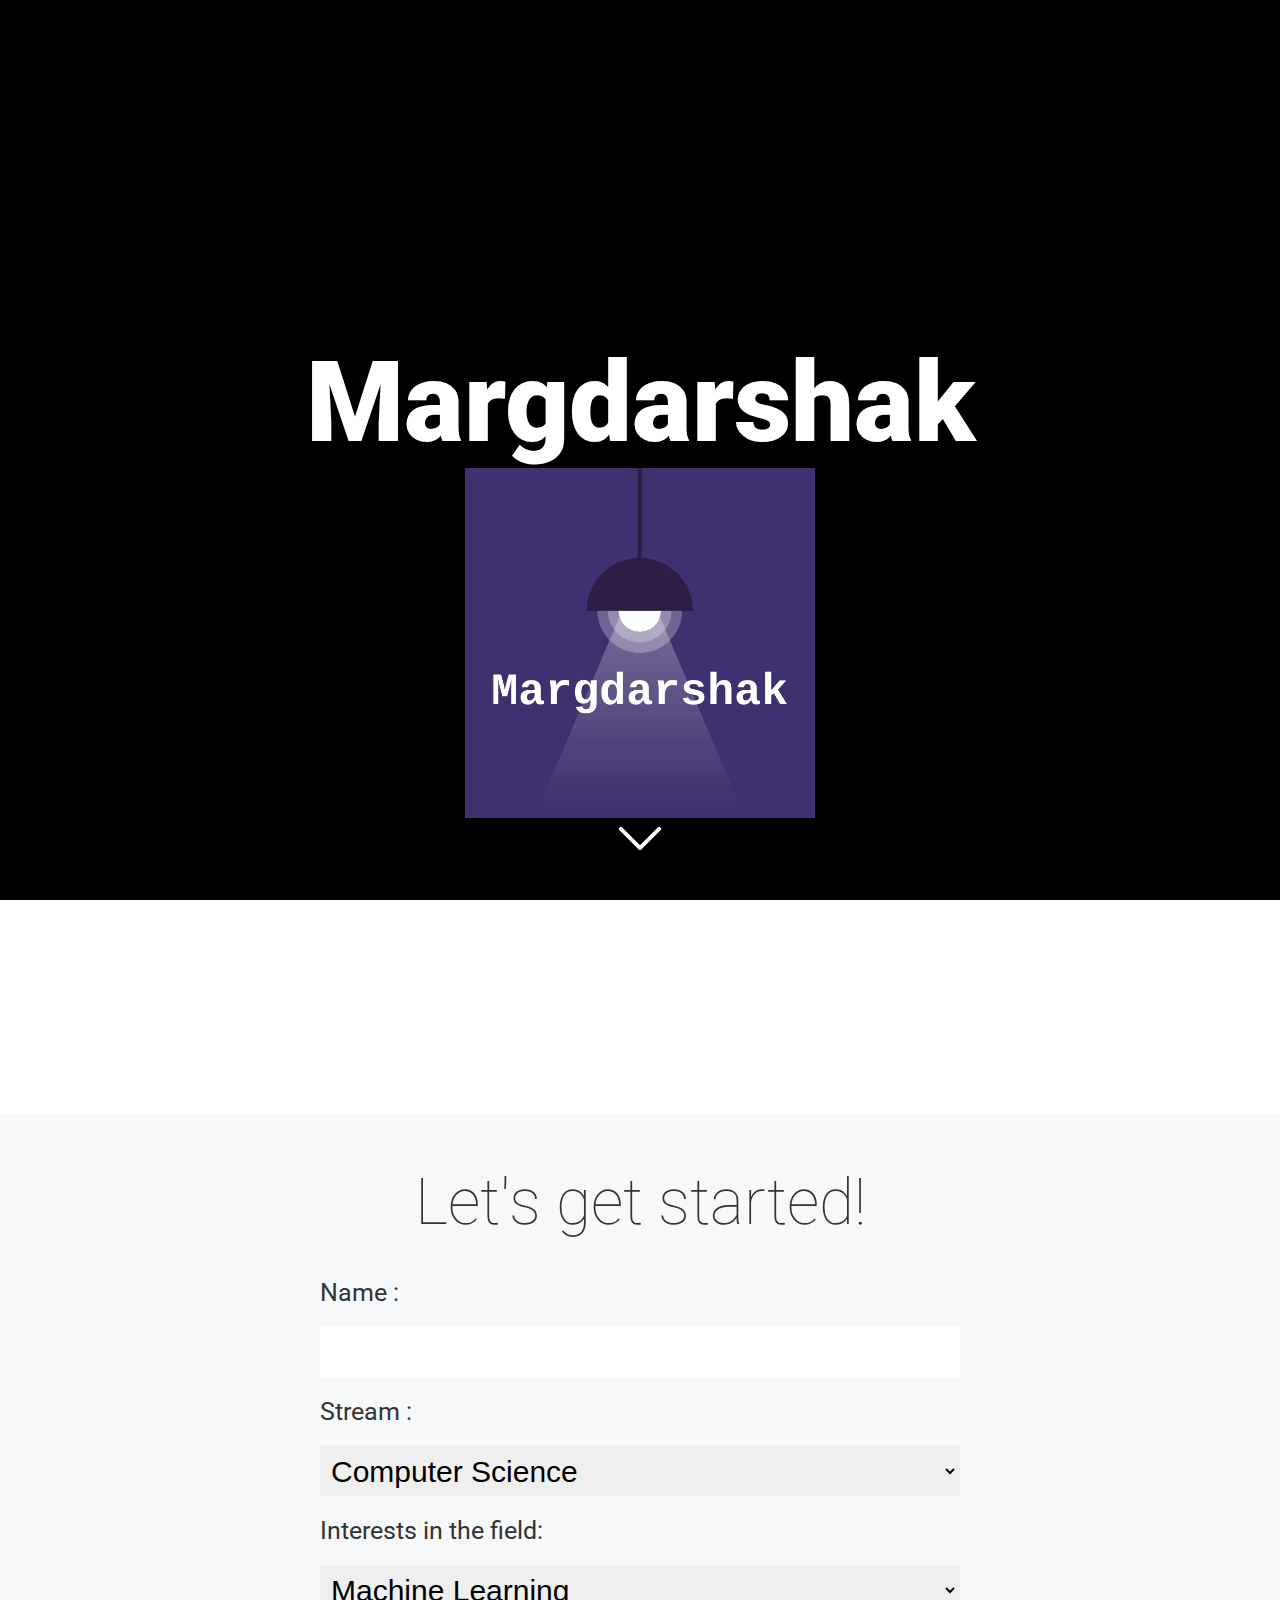
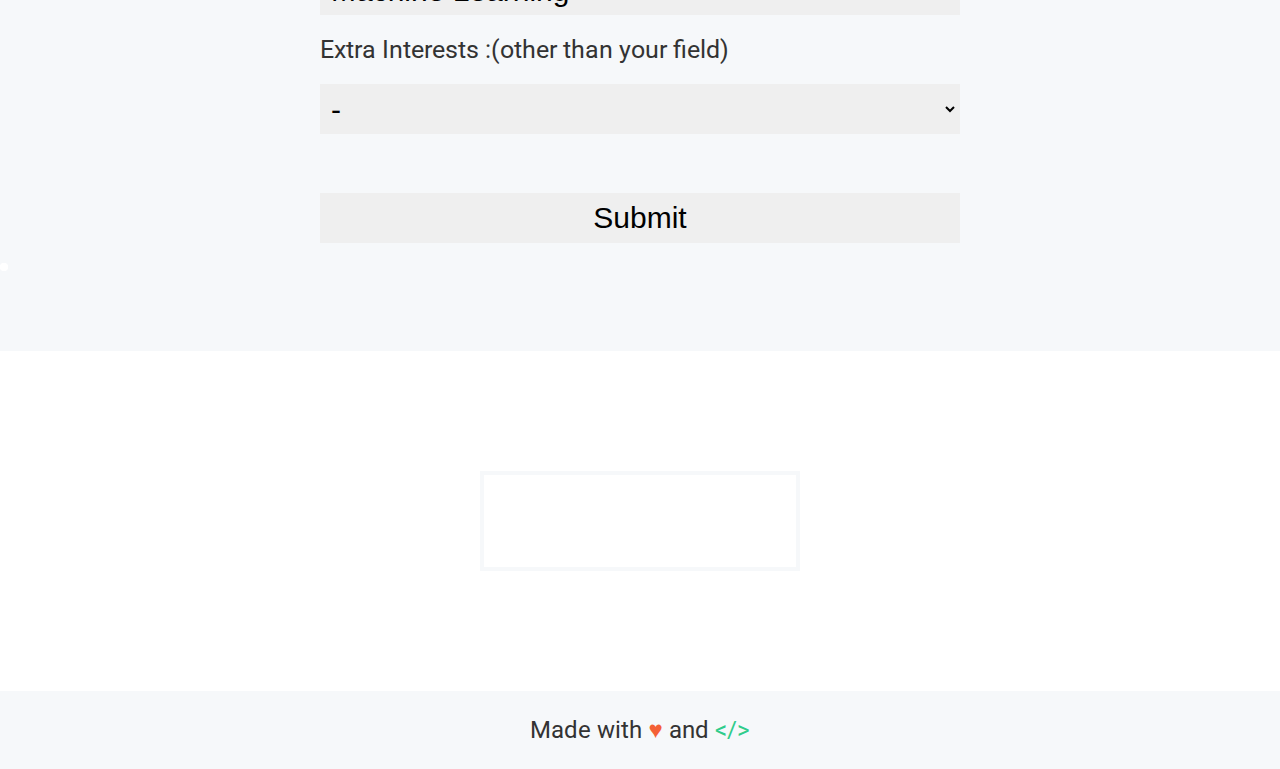
<file: index.html>
<!DOCTYPE html>
<html lang="en" >

<head>
  <meta charset="UTF-8">
  <title>Margdarshak</title>
  <link href="https://fonts.googleapis.com/css?family=Roboto:100,400,700" rel="stylesheet">
  
  <link rel='stylesheet' href='https://cdnjs.cloudflare.com/ajax/libs/animate.css/3.5.2/animate.min.css'>

  <link rel="stylesheet" href="style/style.css">
  
</head>

<body>

  <!-- First section -->
<header>
  <h1 class="animated bounceInDown" style="font-weight: 1000;">Margdarshak</h1>
<!--   <h2 class="animated bounceInDown">Level Up Your Websites with Animate.css</h2> -->
<img style="height: 350px;width: 350px;" src="images/logo.png">
  <span class="animated bounce"></span>
</header>

<!-- Scroll animations section -->
<!-- <h2 class="new-section">Explore</h2> -->
<div class="scroll-animations">
  <div class="animated">
    <span>🛠️</span>
    <h3>Skills</h3>
    
  </div>
  <div class="animated">
    <span>💼</span>
    <h3>Experience</h3>
  
  </div>
  <div class="animated">
    <span>💻</span>
    <h3>Projects</h3>
    
  </div>
  <div class="animated">
    <span>📚</span>
    <h3>Academia</h3>
    
  </div>
</div>

<!-- Click animations section -->
<div class="click-animations">
  <h2 class="new-section">Let's get started!</h2> <br><br>
  <form action = "./index.php" method = "POST">
    <!-- <label for="name">Name : </label> -->
    <label for="name" style=" font-size: 25px;margin-left: 25%;">Name : </label>
    <input type="text"  id="name" name="name" required />
    <!-- <input type="text" placeholder="Field" id="field" /> -->
    <!-- <label for="stream">Stream/Field : </label> -->  
    <!-- <input type="text" placeholder="Stream" id="stream" name="stream" /> -->
    <label for="stream" style=" font-size: 25px;margin-left: 25%;">Stream : </label>
    <select id="stream" name="stream">
      <option selected>Computer Science</option>
      <option>Electronics and Communication</option>
      <option>Electrical and Electronics </option>
      <option>Mechanical</option>
      <option>Instrumentation</option>
    </select>
    

    <label for="extra" style=" font-size: 25px ;margin-left: 25%;">Interests in the field: </label>
    <select id="cs-options" placeholder="Extra" id="extra" name="extra">
      <option>Artificial Intelligence</option>
      <option selected>Machine Learning</option>
      <option>Big Data</option>
      <option>Data Science</option>
      <option>Digital Systems</option>
      <option>Operating Systems</option>
      <option>Computer Networks</option>
      <option>Computer Vision</option>
      <option>Data Structures and Algorithms</option>
      <option>Compiler Design</option>
      <option>Theoretical CS</option>
      <option>Computer Architecture</option>
      <option>Database Systems</option>
      <option>Deep Learning</option>
      
      <option></option>
    </select>

    <label for="extra" style=" font-size: 25px ;margin-left: 25%;">Extra Interests :(other than your field) </label>
    <select id="cs-options" placeholder="Extra" id="extra_other" name="extra_other">
      <option selected>-</option>
      <option >Business</option>
      <option>Robotics</option>
      <option>Journalism</option>
      <option>Finance</option>
    </select>
    

    <!-- <select id="ee-options">
      <option></option>
    </select> -->
    <br>
    <!-- <input type="text" placeholder="College" id="college" /> -->
<!--     <textarea rows="7" placeholder="Message" id="message"></textarea> -->
  <input type = "submit" value = "Submit" />
  </form>
  <div class="lds-ripple"><div></div><div></div></div>
</div>

<!-- Funky animations section -->
<div class="funky-animations">
  <!-- <h2 class="new-section">Little Planning can completely change your lives</h2> -->
<!--   <h3>Don't try this at home kids</h3> -->
  <div>
    <!-- <h4>Click Me</h4> -->
  </div>
</div>

<!-- Footer -->
<footer>
  Made with <span class="animated pulse">&#9829;</span> and <span class="animated swing">&#60;&#47;&#62;</span>
<!--   <br /> Check out the tutorial on <a href="https://scotch.io/tutorials/level-up-your-websites-with-animatecss" target="_blank">Scotch.io</a> -->
</footer>
  <script src='https://cdnjs.cloudflare.com/ajax/libs/jquery/3.1.1/jquery.min.js'></script>

  

    <script  src="script/index.js"></script>




</body>

</html>
</file>
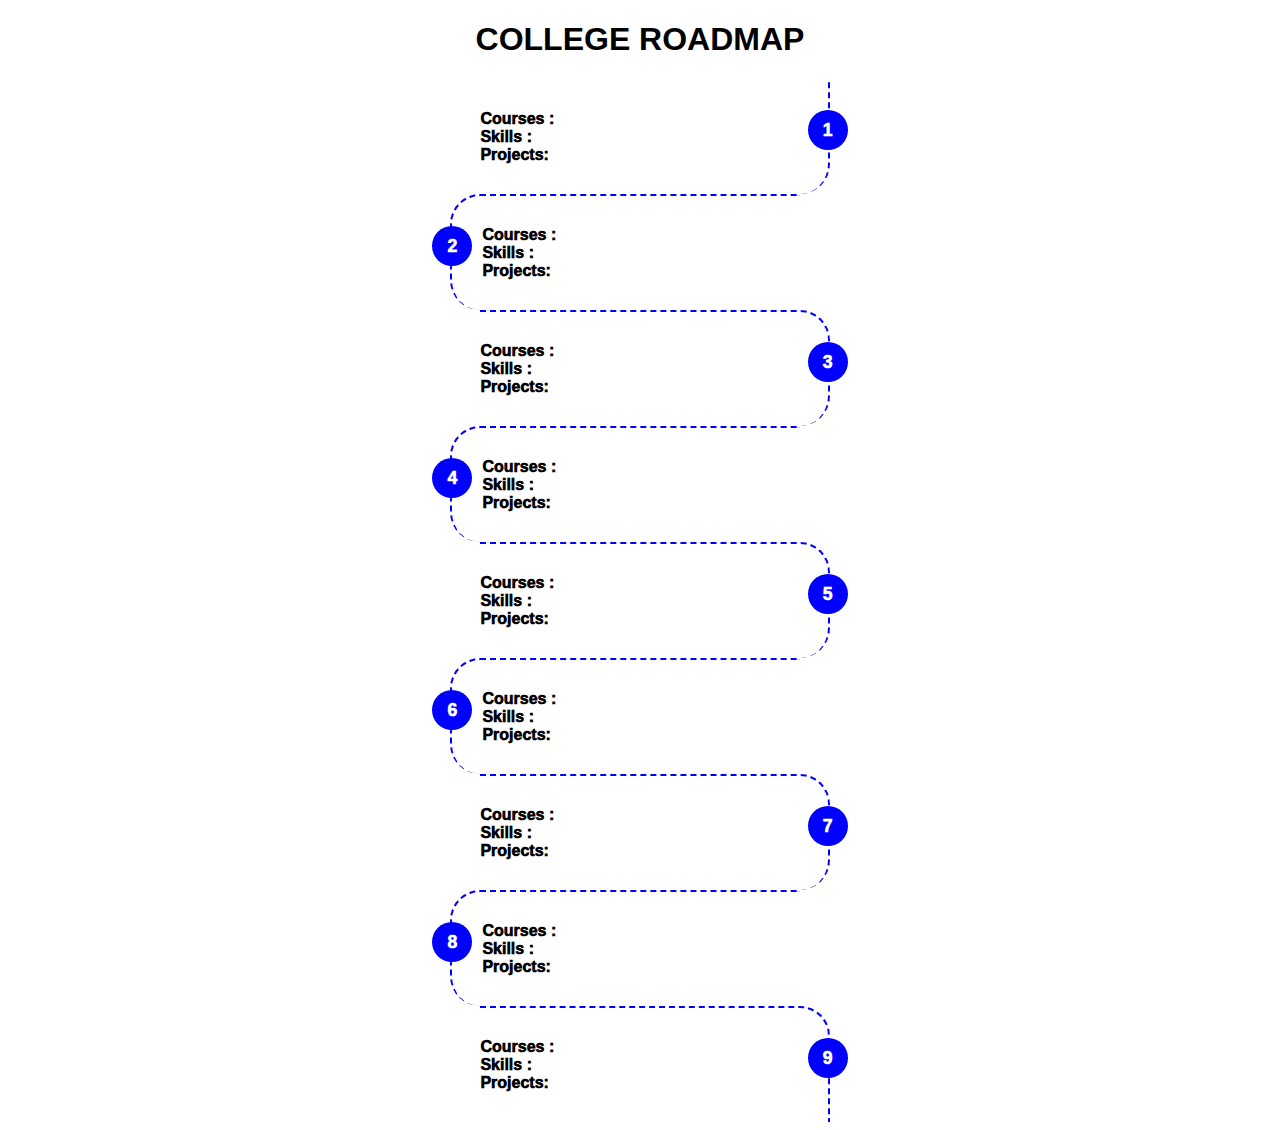
<file: roadmap.html>
<!DOCTYPE html>
<html>
<head>
	<title></title>
</head>
<style type="text/css">
	body { font-family: Helvetica; }

div {
  width: 300px;
  margin: auto;
}

p {
  border-top: 2px dashed;
  border-color: blue !important;
  margin:0; padding: 30px;
  counter-increment: section;
  position: relative;
}



p:nth-child(even):before {
  content: counter(section);
  right: 100%; 
  margin-right: -20px;
  position: absolute;
  border-radius: 50%;
  padding: 10px;
  height: 20px;
  width: 20px;
  background-color: blue;
  text-align:center;
  color: white;
  font-size: 110%;
}

p:nth-child(odd):before {
  content: counter(section);
  left: 100%; 
  margin-left: -20px;
  position: absolute;
  border-radius: 50%;
  padding: 10px;
  height: 20px;
  width: 20px;
  background-color: blue;
  text-align:center;
  color: white;
  font-size: 110%;
}



p:nth-child(even) {
  border-left: 2px dashed;
  border-top-left-radius: 30px;
  border-bottom-left-radius: 30px;
  margin-right: 30px; 
  padding-right: 0;
}

p:nth-child(odd) {
  border-right: 2px dashed;
  border-top-right-radius: 30px;
  border-bottom-right-radius: 30px;
  margin-left: 30px; 
  padding-left: 0;
}

p:first-child {
  border-top: 0;
  border-top-right-radius:0;
  border-top-left-radius:0;
}

p:last-child {
  border-bottom-right-radius:0;
  border-bottom-left-radi
</style>
<body>
<center><h1>COLLEGE ROADMAP</h1></center>
<div style="font-weight: 1000;width: 30%;">
  <p>Courses : <br> Skills : <br> Projects: </p>
  <p>Courses : <br> Skills : <br> Projects: </p>
  <p>Courses : <br> Skills : <br> Projects: </p>
  <p>Courses : <br> Skills : <br> Projects: </p>
  <p>Courses : <br> Skills : <br> Projects: </p>
  <p>Courses : <br> Skills : <br> Projects: </p>
  <p>Courses : <br> Skills : <br> Projects: </p>
  <p>Courses : <br> Skills : <br> Projects: </p>
  <p>Courses : <br> Skills : <br> Projects: </p>
     
</div>
</body>
</html>
</file>
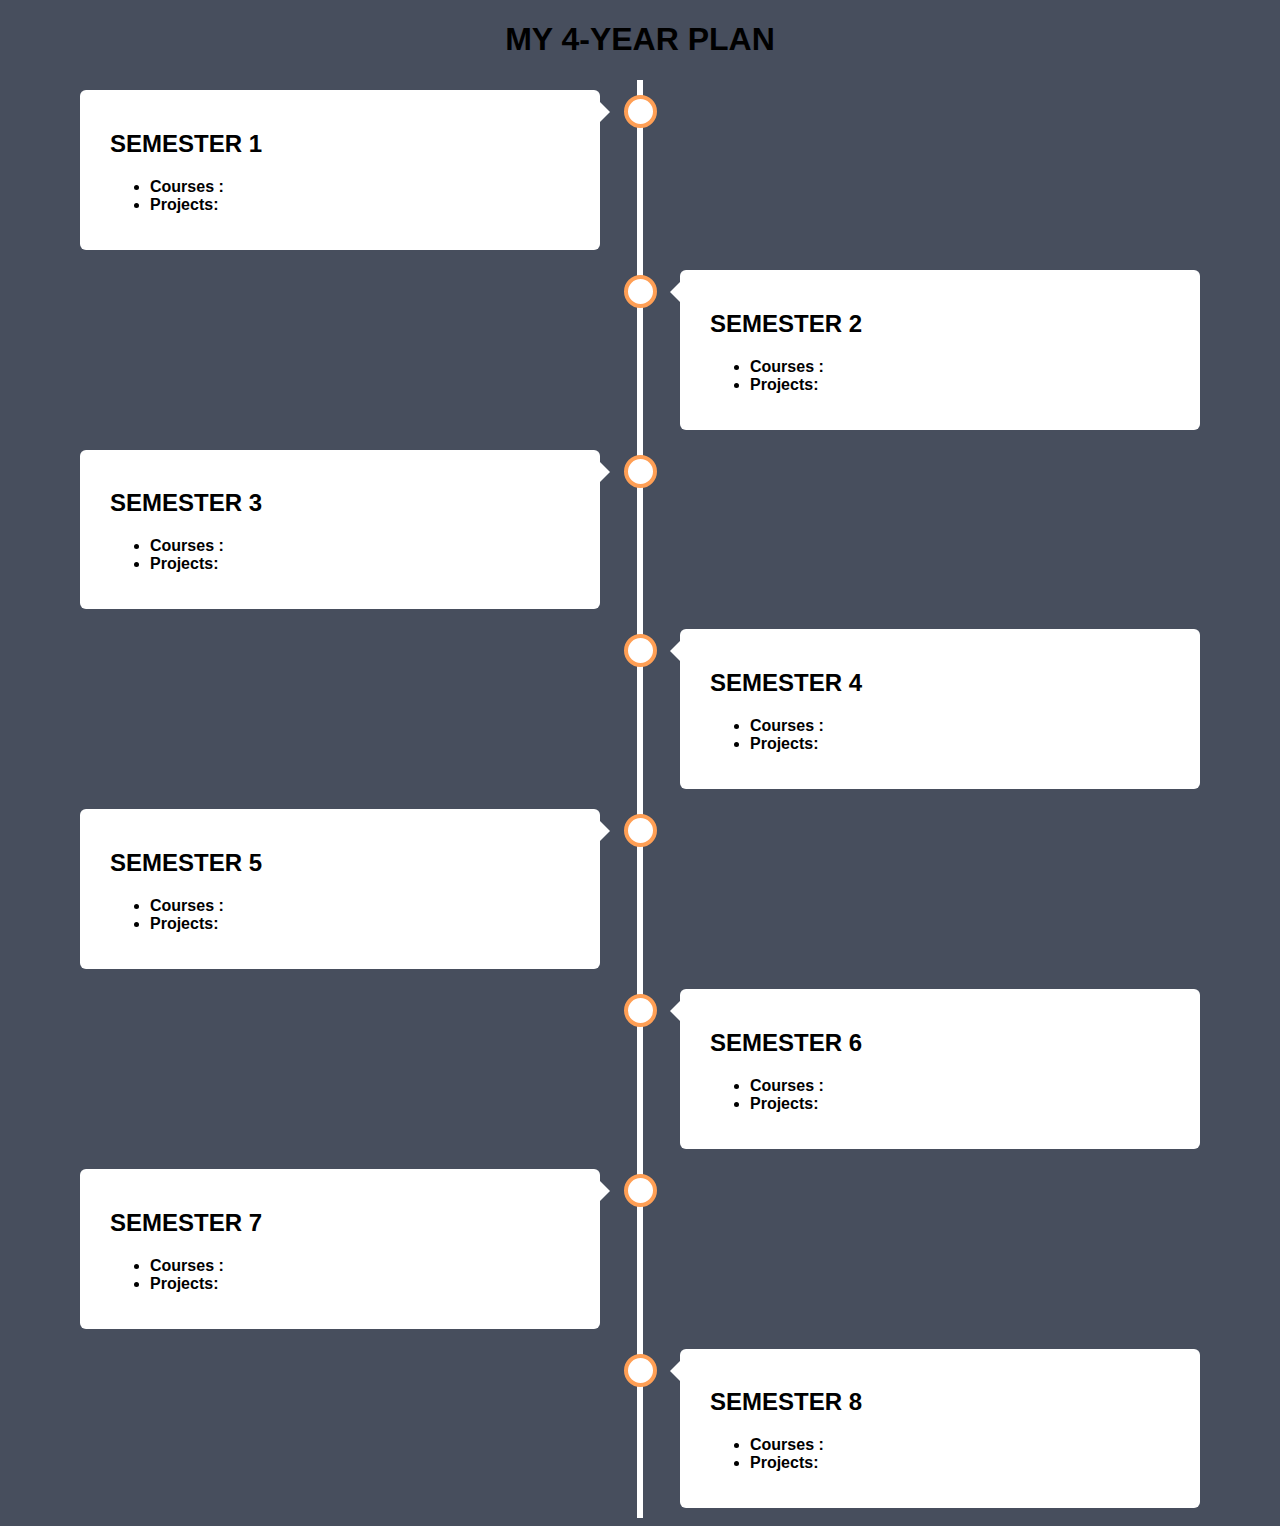
<file: timeline.html>
<!DOCTYPE html>
<html>
<head>
<meta name="viewport" content="width=device-width, initial-scale=1.0">
<style>
* {
    box-sizing: border-box;
}

body {
    background-color: #474e5d;
    font-family: Helvetica, sans-serif;
}

/* The actual timeline (the vertical ruler) */
.timeline {
    position: relative;
    max-width: 1200px;
    margin: 0 auto;
}

/* The actual timeline (the vertical ruler) */
.timeline::after {
    content: '';
    position: absolute;
    width: 6px;
    background-color: white;
    top: 0;
    bottom: 0;
    left: 50%;
    margin-left: -3px;
}

/* Container around content */
.container {
    padding: 10px 40px;
    position: relative;
    background-color: inherit;
    width: 50%;
}

/* The circles on the timeline */
.container::after {
    content: '';
    position: absolute;
    width: 25px;
    height: 25px;
    right: -17px;
    background-color: white;
    border: 4px solid #FF9F55;
    top: 15px;
    border-radius: 50%;
    z-index: 1;
}

/* Place the container to the left */
.left {
    left: 0;
}

/* Place the container to the right */
.right {
    left: 50%;
}

/* Add arrows to the left container (pointing right) */
.left::before {
    content: " ";
    height: 0;
    position: absolute;
    top: 22px;
    width: 0;
    z-index: 1;
    right: 30px;
    border: medium solid white;
    border-width: 10px 0 10px 10px;
    border-color: transparent transparent transparent white;
}

/* Add arrows to the right container (pointing left) */
.right::before {
    content: " ";
    height: 0;
    position: absolute;
    top: 22px;
    width: 0;
    z-index: 1;
    left: 30px;
    border: medium solid white;
    border-width: 10px 10px 10px 0;
    border-color: transparent white transparent transparent;
}

/* Fix the circle for containers on the right side */
.right::after {
    left: -16px;
}

/* The actual content */
.content {
    padding: 20px 30px;
    background-color: white;
    position: relative;
    border-radius: 6px;
}

/* Media queries - Responsive timeline on screens less than 600px wide */
@media screen and (max-width: 600px) {
  /* Place the timelime to the left */
  .timeline::after {
    left: 31px;
  }
  
  /* Full-width containers */
  .container {
    width: 100%;
    padding-left: 70px;
    padding-right: 25px;
  }
  
  /* Make sure that all arrows are pointing leftwards */
  .container::before {
    left: 60px;
    border: medium solid white;
    border-width: 10px 10px 10px 0;
    border-color: transparent white transparent transparent;
  }

  /* Make sure all circles are at the same spot */
  .left::after, .right::after {
    left: 15px;
  }
  
  /* Make all right containers behave like the left ones */
  .right {
    left: 0%;
  }
}
</style>
</head>
<body>
<center><h1>MY 4-YEAR PLAN</h1></center>
<div class="timeline">
  <div class="container left">
    <div class="content">
      <h2>SEMESTER 1</h2>
      <ul>
        <li><b>Courses : </b></li>
        <li><b>Projects: </b></li>
      </ul>
    </div>
  </div>
  <div class="container right">
    <div class="content">
      <h2>SEMESTER 2</h2>
      <ul>
        <li><b>Courses : </b></li>
        <li><b>Projects: </b></li>
      </ul>
    </div>
  </div>
  <div class="container left">
    <div class="content">
      <h2>SEMESTER 3</h2>
      <ul>
        <li><b>Courses : </b></li>
        <li><b>Projects: </b></li>
      </ul>
    </div>
  </div>
  <div class="container right">
    <div class="content">
      <h2>SEMESTER 4</h2>
      <ul>
        <li><b>Courses : </b></li>
        <li><b>Projects: </b></li>
      </ul>
    </div>
  </div>
  <div class="container left">
    <div class="content">
      <h2>SEMESTER 5</h2>
      <ul>
        <li><b>Courses : </b></li>
        <li><b>Projects: </b></li>
      </ul>
    </div>
  </div>
  <div class="container right">
    <div class="content">
      <h2>SEMESTER 6</h2>
      <ul>
        <li><b>Courses : </b></li>
        <li><b>Projects: </b></li>
      </ul>
    </div>
  </div>
  <div class="container left">
    <div class="content">
      <h2>SEMESTER 7</h2>
      <ul>
        <li><b>Courses : </b></li>
        <li><b>Projects: </b></li>
      </ul>
    </div>
  </div>
  <div class="container right">
    <div class="content">
      <h2>SEMESTER 8</h2>
      <ul>
        <li><b>Courses : </b></li>
        <li><b>Projects: </b></li>
      </ul>
    </div>
  </div>
</div>

</body>
</html>
</file>
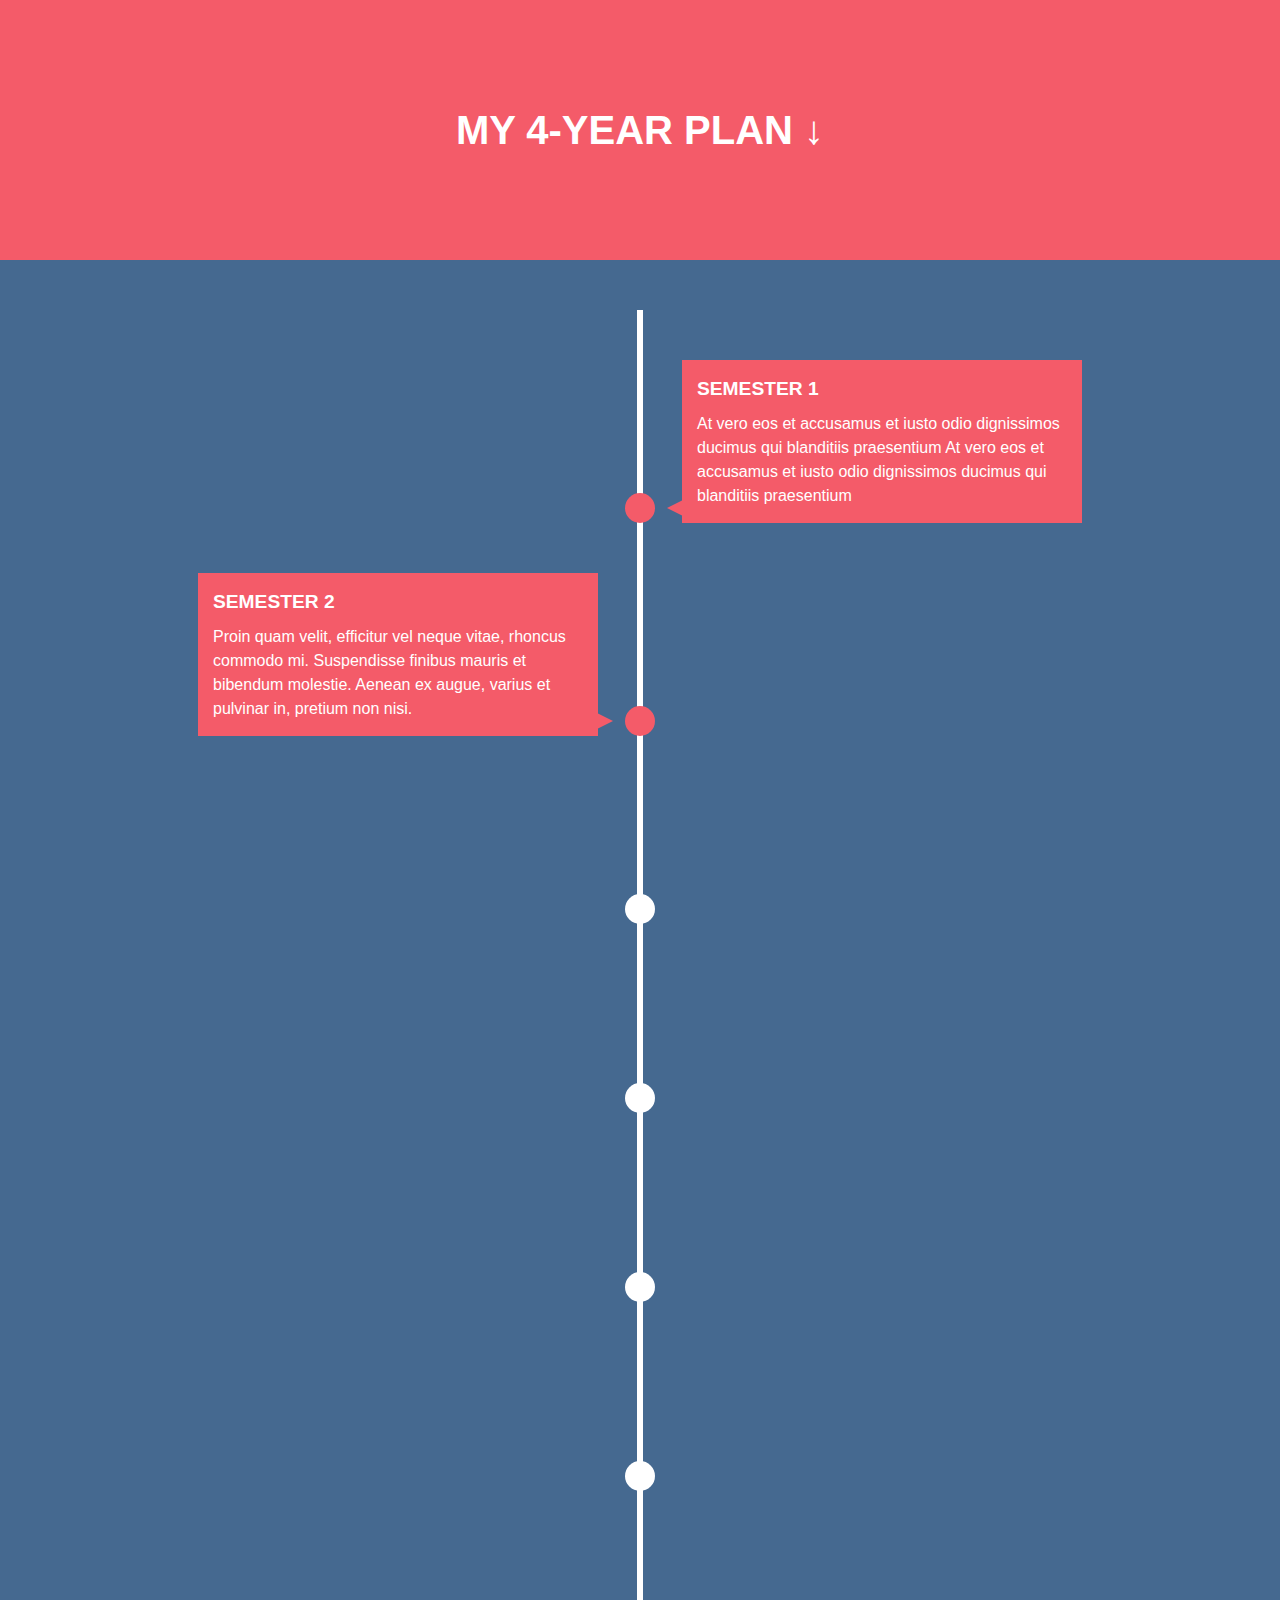
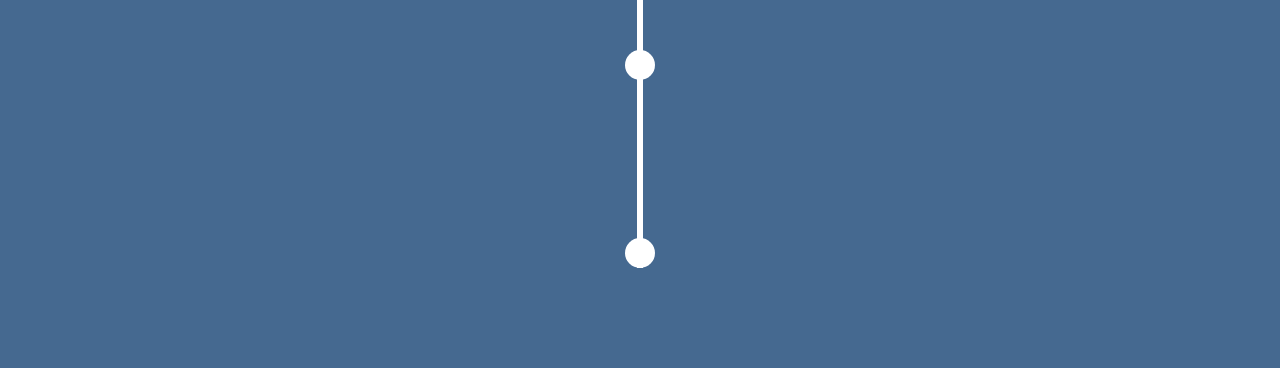
<file: timeline2.html>
<!DOCTYPE html>
<html>
<head>
  <title>timeline 2</title>
  <style type="text/css">
    *,
*::before,
*::after {
  margin: 0;
  padding: 0;
  box-sizing: border-box;
}

body {
  font: normal 16px/1.5 "Helvetica Neue", sans-serif;
  background: #456990;
  color: #fff;
  overflow-x: hidden;
  padding-bottom: 50px;
}  /* INTRO SECTION
–––––––––––––––––––––––––––––––––––––––––––––––––– */

.intro {
  background: #F45B69;
  padding: 100px 0;
}

.container {
  width: 90%;
  max-width: 1200px;
  margin: 0 auto;
  text-align: center;
}

h1 {
  font-size: 2.5rem;
}


/* TIMELINE
–––––––––––––––––––––––––––––––––––––––––––––––––– */

.timeline ul {
  background: #456990;
  padding: 50px 0;
}

.timeline ul li {
  list-style-type: none;
  position: relative;
  width: 6px;
  margin: 0 auto;
  padding-top: 50px;
  background: #fff;
}

.timeline ul li::after {
  content: '';
  position: absolute;
  left: 50%;
  bottom: 0;
  transform: translateX(-50%);
  width: 30px;
  height: 30px;
  border-radius: 50%;
  background: inherit;
}

.timeline ul li div {
  position: relative;
  bottom: 0;
  width: 400px;
  padding: 15px;
  background: #F45B69;
}

.timeline ul li div::before {
  content: '';
  position: absolute;
  bottom: 7px;
  width: 0;
  height: 0;
  border-style: solid;
}

.timeline ul li:nth-child(odd) div {
  left: 45px;
}

.timeline ul li:nth-child(odd) div::before {
  left: -15px;
  border-width: 8px 16px 8px 0;
  border-color: transparent #F45B69 transparent transparent;
}

.timeline ul li:nth-child(even) div {
  left: -439px;
}

.timeline ul li:nth-child(even) div::before {
  right: -15px;
  border-width: 8px 0 8px 16px;
  border-color: transparent transparent transparent #F45B69;
}

time {
  display: block;
  font-size: 1.2rem;
  font-weight: bold;
  margin-bottom: 8px;
}


/* EFFECTS
–––––––––––––––––––––––––––––––––––––––––––––––––– */

.timeline ul li::after {
  transition: background .5s ease-in-out;
}

.timeline ul li.in-view::after {
  background: #F45B69;
}

.timeline ul li div {
  visibility: hidden;
  opacity: 0;
  transition: all .5s ease-in-out;
}

.timeline ul li:nth-child(odd) div {
  transform: translate3d(200px, 0, 0);
}

.timeline ul li:nth-child(even) div {
  transform: translate3d(-200px, 0, 0);
}

.timeline ul li.in-view div {
  transform: none;
  visibility: visible;
  opacity: 1;
}


/* GENERAL MEDIA QUERIES
–––––––––––––––––––––––––––––––––––––––––––––––––– */

@media screen and (max-width: 900px) {
  .timeline ul li div {
    width: 250px;
  }
  .timeline ul li:nth-child(even) div {
    left: -289px;
    /*250+45-6*/
  }
}

@media screen and (max-width: 600px) {
  .timeline ul li {
    margin-left: 20px;
  }
  .timeline ul li div {
    width: calc(100vw - 91px);
  }
  .timeline ul li:nth-child(even) div {
    left: 45px;
  }
  .timeline ul li:nth-child(even) div::before {
    left: -15px;
    border-width: 8px 16px 8px 0;
    border-color: transparent #F45B69 transparent transparent;
  }
}
  </style>
</head>
<body>
<section class="intro">
  <div class="container">
    <h1>MY 4-YEAR PLAN &darr;</h1>
  </div>
</section>

<section class="timeline">
  <ul>
    <li>
      <div>
        <time>SEMESTER 1</time> At vero eos et accusamus et iusto odio dignissimos ducimus qui blanditiis praesentium At vero eos et accusamus et iusto odio dignissimos ducimus qui blanditiis praesentium
      </div>
    </li>
    <li>
      <div>
        <time>SEMESTER 2</time> Proin quam velit, efficitur vel neque vitae, rhoncus commodo mi. Suspendisse finibus mauris et bibendum molestie. Aenean ex augue, varius et pulvinar in, pretium non nisi.
      </div>
    </li>
    <li>
      <div>
        <time>SEMESTER 3</time> Proin iaculis, nibh eget efficitur varius, libero tellus porta dolor, at pulvinar tortor ex eget ligula. Integer eu dapibus arcu, sit amet sollicitudin eros.
      </div>
    </li>
    <li>
      <div>
        <time>SEMESTER 4</time> In mattis elit vitae odio posuere, nec maximus massa varius. Suspendisse varius volutpat mattis. Vestibulum id magna est.
      </div>
    </li>
    <li>
      <div>
        <time>SEMESTER 5</time> In mattis elit vitae odio posuere, nec maximus massa varius. Suspendisse varius volutpat mattis. Vestibulum id magna est.
      </div>
    </li>
    <li>
      <div>
        <time>SEMESTER 6</time> In mattis elit vitae odio posuere, nec maximus massa varius. Suspendisse varius volutpat mattis. Vestibulum id magna est.
      </div>
    </li>
    <li>
      <div>
        <time>SEMESTER 7</time> In mattis elit vitae odio posuere, nec maximus massa varius. Suspendisse varius volutpat mattis. Vestibulum id magna est.
      </div>
    </li>
    <li>
      <div>
        <time>SEMESTER 8</time> Aenean condimentum odio a bibendum rhoncus. Ut mauris felis, volutpat eget porta faucibus, euismod quis ante.
      </div>
    </li>
  </ul>
</section>
</body>
<script type="text/javascript">
  (function() {

  'use strict';

  // define variables
  var items = document.querySelectorAll(".timeline li");

  // check if an element is in viewport
  // http://stackoverflow.com/questions/123999/how-to-tell-if-a-dom-element-is-visible-in-the-current-viewport
  function isElementInViewport(el) {
    var rect = el.getBoundingClientRect();
    return (
      rect.top >= 0 &&
      rect.left >= 0 &&
      rect.bottom <= (window.innerHeight || document.documentElement.clientHeight) &&
      rect.right <= (window.innerWidth || document.documentElement.clientWidth)
    );
  }

  function callbackFunc() {
    for (var i = 0; i < items.length; i++) {
      if (isElementInViewport(items[i])) {
        items[i].classList.add("in-view");
      }
    }
  }

  // listen for events
  window.addEventListener("load", callbackFunc);
  window.addEventListener("resize", callbackFunc);
  window.addEventListener("scroll", callbackFunc);

})();
</script>
</html>
</file>
<file: style/style.css>
* {
  box-sizing: border-box;
  margin: 0;
  padding: 0;
}

body {
  font-family: 'Roboto', sans-serif;
  overflow-x: hidden;
  color: #333;
}

.new-section {
  padding-top: 50px;
  text-align: center;
  font-size: 4em;
  font-weight: 100;
}

/* Header styles */

header {
  position: relative;
  text-align: center;
  height: 100vh;
  /*background: linear-gradient(to right, black, lightblue);*/
  background: black;
  color: #fff;
}

header h1 {
  padding-top: 100px;
  padding-top: -webkit-calc(50vh - 113px);
  padding-top: expression(50vh - 113px);
  padding-top: -moz-calc(50vh - 113px);
  padding-top: -o-calc(50vh - 113px);
  padding-top: calc(50vh - 113px);
  font-size: 7em;
  font-weight: 100;
}

header h2 {
  font-size: 2em;
}

header span.animated {
  position: absolute;
  margin: auto;
  right: 0;
  left: 0;
  bottom: 50px;
  height: 4px;
  width: 4px;
  border-radius: 2px;
  background: #fff;
  animation-duration: 2.5s;
  animation-iteration-count: infinite;
}

header span::before,
header span::after {
  position: absolute;
  top: -23px;
  content: "";
  height: 30px;
  width: 4px;
  border-radius: 2px;
  background: #fff;
}

header span::before {
  left: -10px;
  -webkit-transform: rotate(-45deg);
  -moz-transform:    rotate(-45deg);
  -ms-transform:     rotate(-45deg);
  -o-transform:      rotate(-45deg);
  transform:         rotate(-45deg);
}

header span::after {
  right: -10px;
  -webkit-transform: rotate(45deg);
  -moz-transform:    rotate(45deg);
  -ms-transform:     rotate(45deg);
  -o-transform:      rotate(45deg);
  transform:         rotate(45deg);
}

/* Scroll animations styles */

.scroll-animations {
  display: flex;
}

.scroll-animations div {
  flex-grow: 1;
  padding: 30px;
  text-align: center;
  opacity: 0;
  color: #333;
}

.scroll-animations div span {
  font-size: 4em;
  color: #5AA9E0;
}

.scroll-animations div h3 {
  font-size: 1.9em;
  font-weight: 400;
  margin-bottom: 10px;
}

/* Click animations styles */

.click-animations {
  margin-top: 35px;
  padding-bottom: 20px;
  background: #f6f8fa;
}

.click-animations input, select {
  display: block;
  margin: 20px auto;
  padding: 5px;
  height: 50px;
  width: 50%;
  font-size: 30px;
  outline: none;
  border: 2px solid transparent;
  transition: 0.3s;
}

.click-animations textarea {
  display: block;
  margin: 20px auto;
  padding: 10px;
  width: 50%;
  font-size: 30px;
  outline: none;
  border: 2px solid transparent;
  resize: none;
  transition: 0.3s;
}

.click-animations input:focus,select:focus,
.click-animations textarea:focus {
  border-color: #30cc8b;
}

.click-animations button {
  display: block;
  margin: 20px auto;
  padding: 10px;
  width: 50%;
  font-size: 30px;
  border: none;
  outline: none;
  background: #30cc8b;
  color: #fff;
  cursor: pointer;
  transition: 0.2s;
}

.click-animations button:active {
  transform: scale(0.95);
}

.form-error {
  border-color: #F46036 !important;
}

.funky-animations {
  text-align: center;
}

.funky-animations h3 {
  font-size: 2em;
}

.funky-animations div {
  margin: 120px auto;
  padding-top: 6px;
  height: 100px;
  width: 320px;
  border: 4px solid #f6f8fa;
}

.funky-animations h4 {
  font-size: 4.5em;
  font-weight: 400;
  /* Fallback color */
  color: #30cc8b;
  /*background: -webkit-linear-gradient(left, #69bcf4, #30cc8b);*/
  -webkit-background-clip: text;
  -webkit-text-fill-color: transparent;
  cursor: pointer;
}

footer {
  text-align: center;
  padding: 25px;
  background: #f6f8fa;
  font-size: 1.5em;
}

footer span {
  display: inline-block;
  color: #F46036;
  animation-iteration-count: infinite;
}

footer span:nth-child(2) {
  color: #30cc8b;
  animation-duration: 5s;
}

footer a {
  color: #69bcf4;
}

/* Media queries */

@media (max-width: 759px) {
  header h1 {
    font-size: 5em;
  }
  
  .new-section {
    font-size: 3em;
  }
  
  .scroll-animations {
    display: block;
  }
  
  .scroll-animations div {
    padding: 20px 80px;
  }
  
  .click-animations input,
  .click-animations textarea,
  .click-animations button {
    width: 80%;
  }
}

@media (max-width: 475px) {
  .new-section {
    font-size: 2.5em;
  } 
  
  header h1 {
    font-size: 3.2em;
  }
  
  header h2,
  .funky-animations h3 {
    font-size: 1.5em;
  }
  
}

.lds-ripple {
  display: inline-block;
  position: relative;
  width: 64px;
  height: 64px;
}
.lds-ripple div {
  position: absolute;
  border: 4px solid #fff;
  opacity: 1;
  border-radius: 50%;
  animation: lds-ripple 1s cubic-bezier(0, 0.2, 0.8, 1) infinite;
}
.lds-ripple div:nth-child(2) {
  animation-delay: -0.5s;
}
@keyframes lds-ripple {
  0% {
    top: 28px;
    left: 28px;
    width: 0;
    height: 0;
    opacity: 1;
  }
  100% {
    top: -1px;
    left: -1px;
    width: 58px;
    height: 58px;
    opacity: 0;
  }
}
</file>
